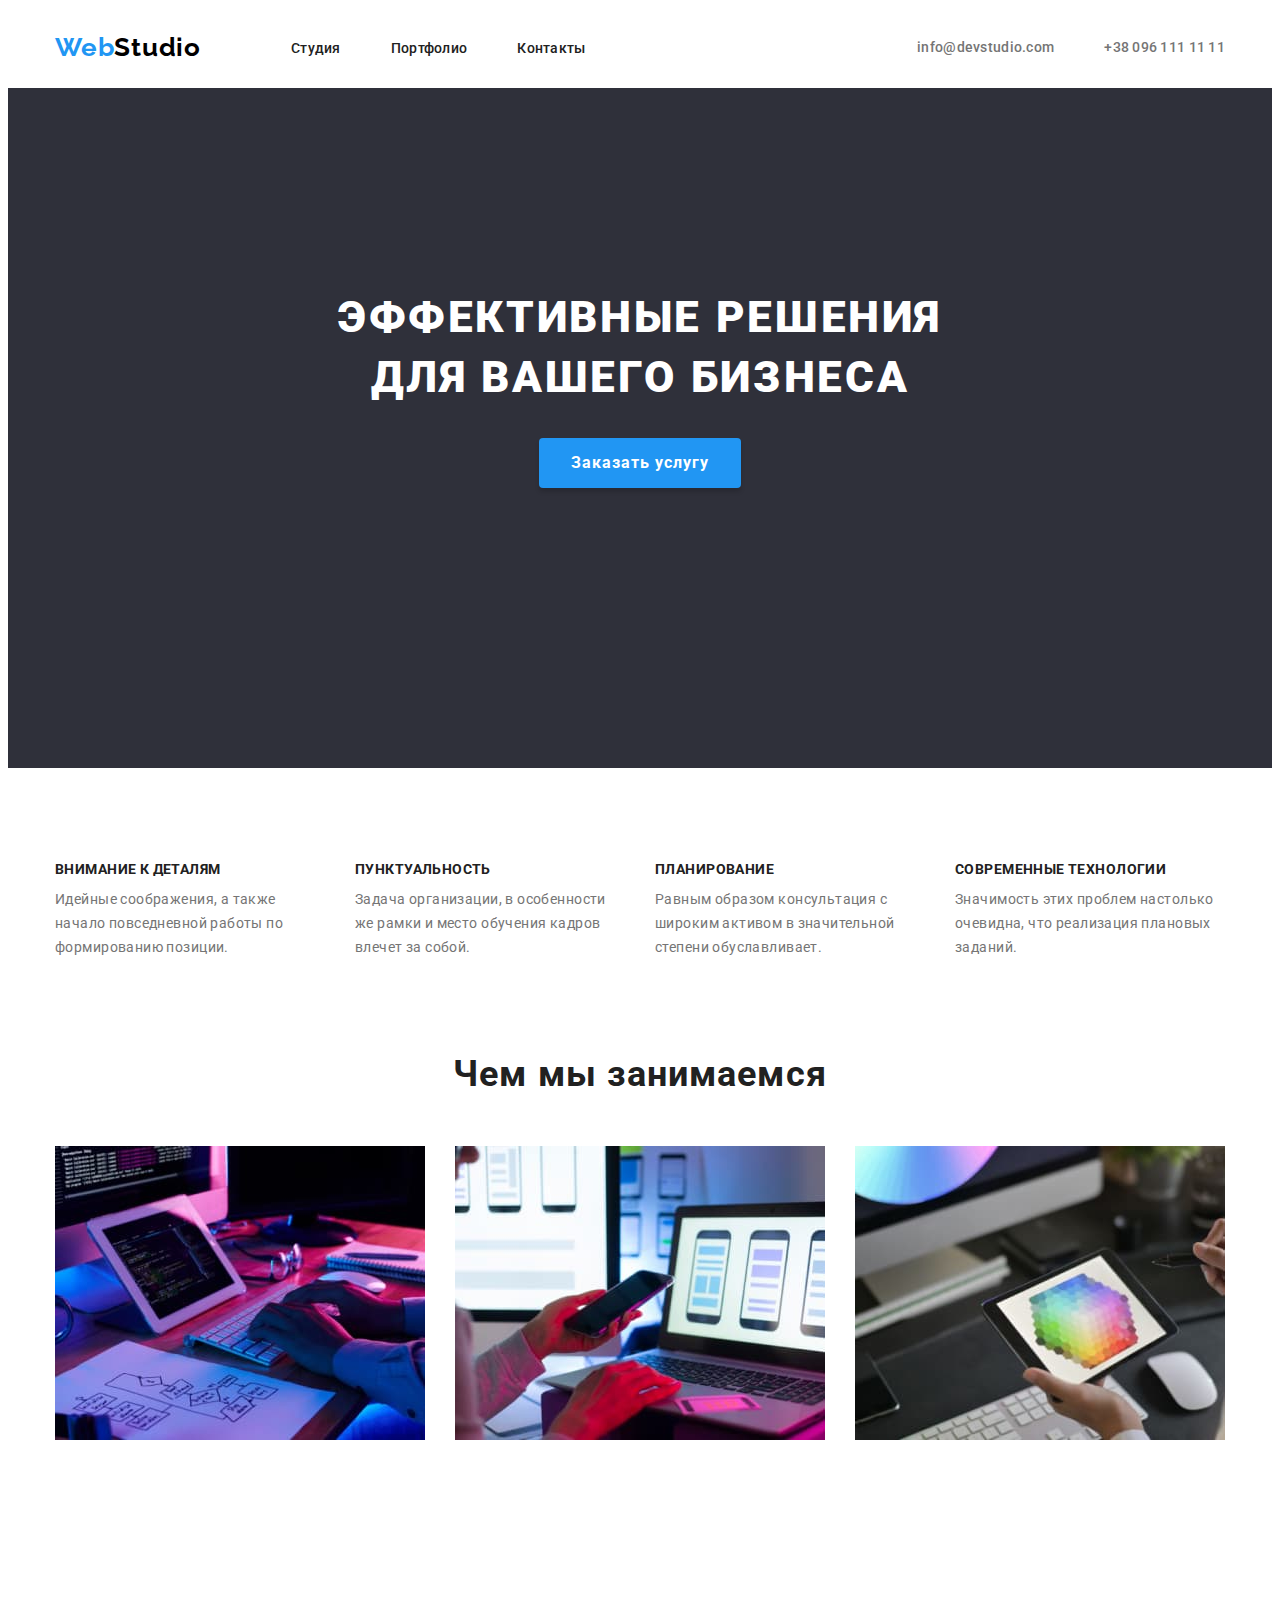
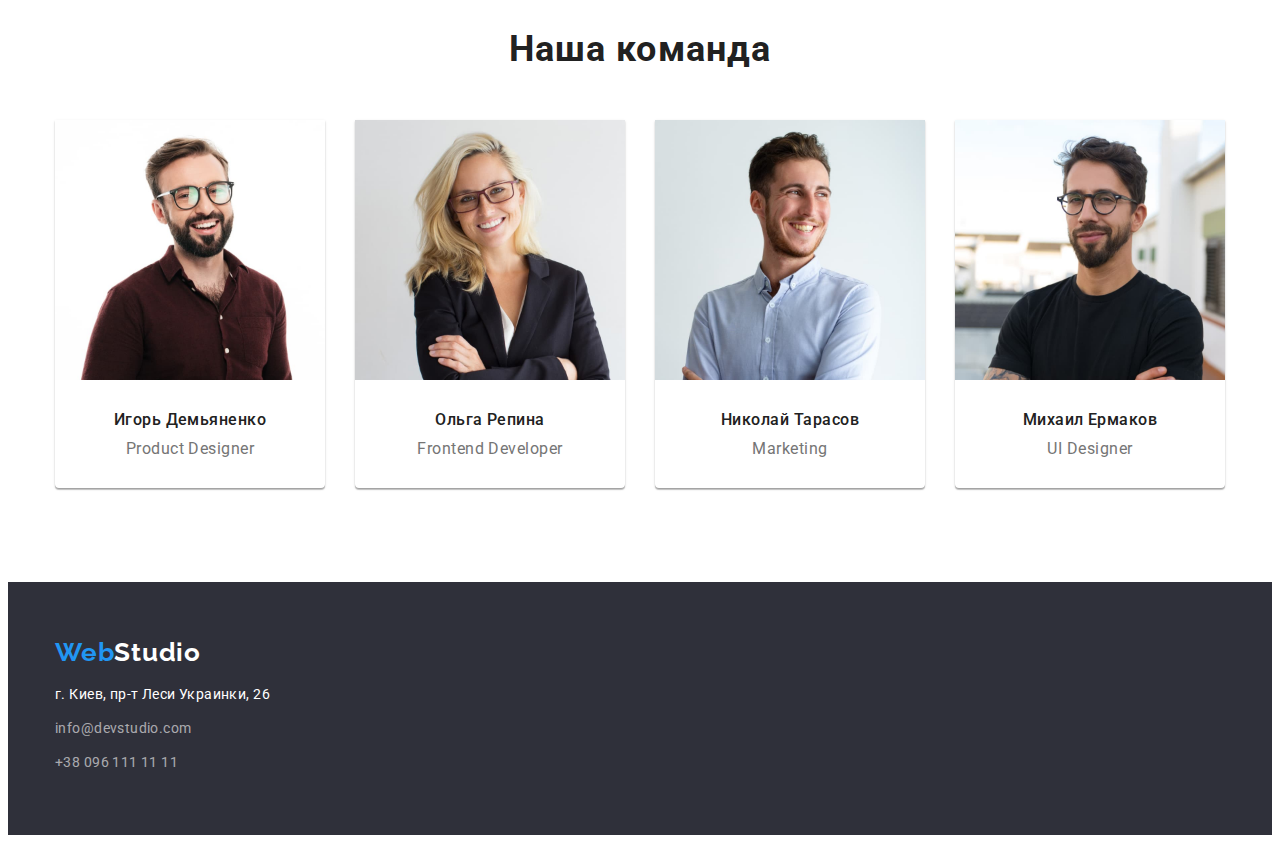
<file: index.html>
<!DOCTYPE html>
<html lang="ru">
  <head>
    <meta charset="UTF-8" />
    <meta http-equiv="X-UA-Compatible" content="IE=edge" />
    <meta name="viewport" content="width=device-width, initial-scale=1.0" />
    <link rel="preconnect" href="https://fonts.googleapis.com" />
    <link rel="preconnect" href="https://fonts.gstatic.com" crossorigin />
    <link
      href="https://fonts.googleapis.com/css2?family=Raleway:wght@700&family=Roboto:wght@400;500;700;900&display=swap"
      rel="stylesheet"
    />
    <link
      rel="stylesheet"
      href="https://cdnjs.cloudflare.com/ajax/libs/modern-normalize/1.1.0/modern-normalize.min.css"
      integrity="sha512-wpPYUAdjBVSE4KJnH1VR1HeZfpl1ub8YT/NKx4PuQ5NmX2tKuGu6U/JRp5y+Y8XG2tV+wKQpNHVUX03MfMFn9Q=="
      crossorigin="anonymous"
      referrerpolicy="no-referrer"
    />
    <link rel="stylesheet" href="styles/style.css" />
    <title>Студия</title>
  </head>
  <body>
    <header>
      <div class="container">
        <div class="main-container">
          <nav class="navigation-container">
            <a href="example@studio.com" class="webstudio link"
              ><span class="web-link">Web</span
              ><span class="studio-link">Studio</span></a
            >
            <ul class="navigation list">
              <li class="header-item">
                <a href="index.html" class="studio link">Студия</a>
              </li>
              <li class="header-item">
                <a href="portfolio.html" class="portfolio link">Портфолио</a>
              </li>
              <li class="header-item">
                <a href="#0" class="contacts link">Контакты</a>
              </li>
            </ul>
          </nav>
          <ul class="list-contacts list">
            <li>
              <a href="mailto:info@devstudio.com" class="mail link"
                >info@devstudio.com</a
              >
            </li>
            <li>
              <a href="tel:+380961111111" class="telephone link"
                >+38 096 111 11 11</a
              >
            </li>
          </ul>
        </div>
      </div>
    </header>
    <!--Main-->
    <main>
      <section class="solutions">
        <h1 class="core">Эффективные решения для вашего бизнеса</h1>
        <button type="button" class="order">Заказать услугу</button>
      </section>
      <section class="section">
        <div class="container">
          <!--Hidden h2-->
          <h2 hidden>Наши преимущества</h2>
          <ul class="list skills">
            <li class="skills-list">
              <h3 class="skills-main">Внимание к деталям</h3>
              <p class="skills-about">
                Идейные соображения, а также начало повседневной работы по
                формированию позиции.
              </p>
            </li>
            <li class="skills-list">
              <h3 class="skills-main">Пунктуальность</h3>
              <p class="skills-about">
                Задача организации, в особенности же рамки и место обучения
                кадров влечет за собой.
              </p>
            </li>
            <li class="skills-list">
              <h3 class="skills-main">Планирование</h3>
              <p class="skills-about">
                Равным образом консультация с широким активом в значительной
                степени обуславливает.
              </p>
            </li>
            <li class="skills-list">
              <h3 class="skills-main">Современные технологии</h3>
              <p class="skills-about">
                Значимость этих проблем настолько очевидна, что реализация
                плановых заданий.
              </p>
            </li>
          </ul>
        </div>
      </section>
      <section class="our-work">
        <div class="container">
          <h2 class="our-work-main">Чем мы занимаемся</h2>
          <ul class="list our-work-list">
            <li class="image-list">
              <img
                src="./images/img1.jpg"
                class="image-work"
                alt="Image 1"
                width="370"
              />
            </li>
            <li class="image-list">
              <img
                src="./images/img2.jpg"
                class="image-work"
                alt="Image 2"
                width="370"
              />
            </li>
            <li class="image-list">
              <img
                src="./images/img3.jpg"
                class="image-work"
                alt="Image 3"
                width="370"
              />
            </li>
          </ul>
        </div>
      </section>
      <section class="section">
        <div class="container">
          <h2 class="team-main">Наша команда</h2>
          <ul class="list team-list">
            <li class="photo-list">
              <img
                src="./images/photo(1).jpg"
                class="team-photo"
                alt="Photo 1"
                width="270"
              />
              <div class="about-team">
                <h3 class="name">Игорь Демьяненко</h3>
                <p class="job">Product Designer</p>
              </div>
            </li>
            <li class="photo-list">
              <img
                src="./images/photo(2).jpg"
                class="team-photo"
                alt="Photo 2"
                width="270"
              />
              <div class="about-team">
                <h3 class="name">Ольга Репина</h3>
                <p class="job">Frontend Developer</p>
              </div>
            </li>
            <li class="photo-list">
              <img
                src="./images/photo(3).jpg"
                class="team-photo"
                alt="Photo 3"
                width="270"
              />
              <div class="about-team">
                <h3 class="name">Николай Тарасов</h3>
                <p class="job">Marketing</p>
              </div>
            </li>
            <li class="photo-list">
              <img
                src="./images/photo(4).jpg"
                class="team-photo"
                alt="Photo 4"
                width="270"
              />
              <div class="about-team">
                <h3 class="name">Михаил Ермаков</h3>
                <p class="job">UI Designer</p>
              </div>
            </li>
          </ul>
        </div>
      </section>
    </main>
    <!--footer-->
    <footer>
      <div class="container">
        <a href="#0" class="link ft-link"
          ><span class="web-link">Web</span
          ><span class="studio-ft">Studio</span></a
        >
        <address class="location">г. Киев, пр-т Леси Украинки, 26</address>
        <ul class="contacts-links list">
          <li>
            <a href="mailto:info@devstudio.com" class="mail-ft link"
              >info@devstudio.com</a
            >
          </li>
          <li>
            <a href="tel:+380961111111" class="telephone-ft link"
              >+38 096 111 11 11</a
            >
          </li>
        </ul>
      </div>
    </footer>
  </body>
</html>
</file>
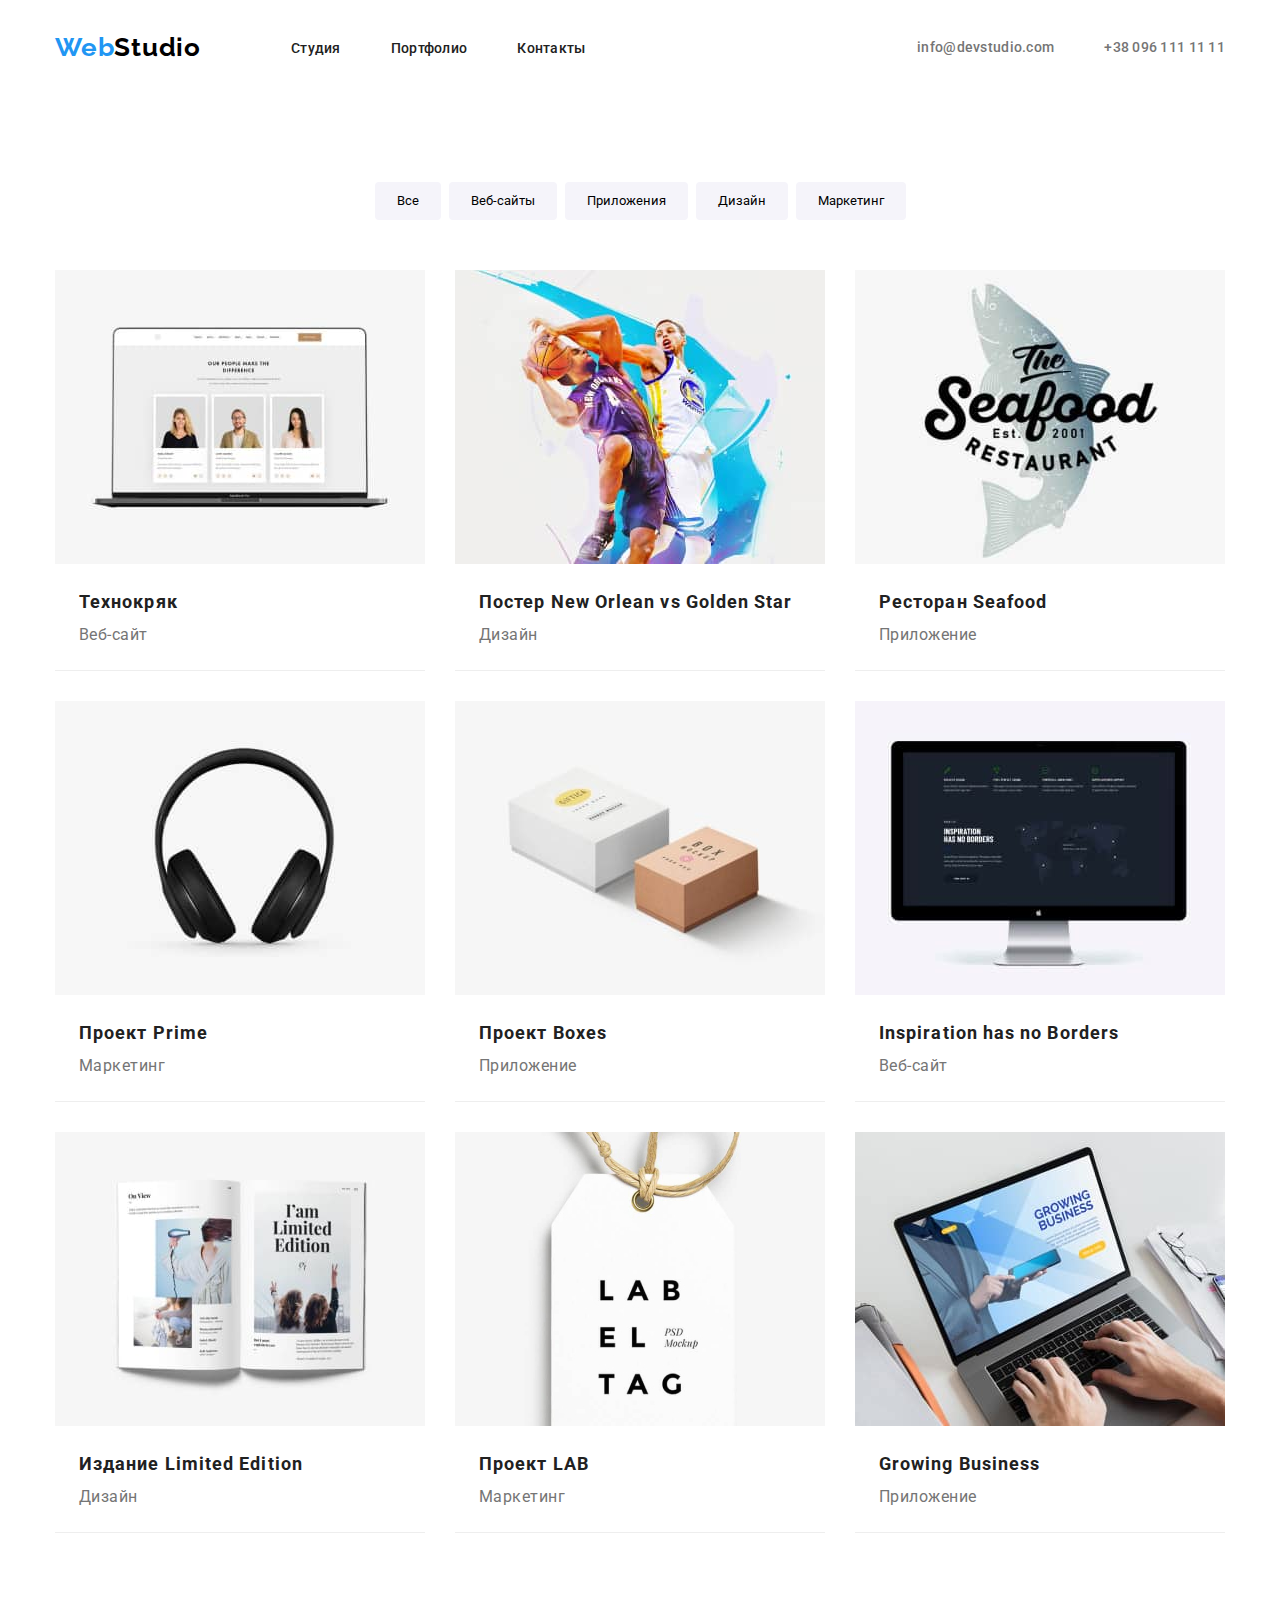
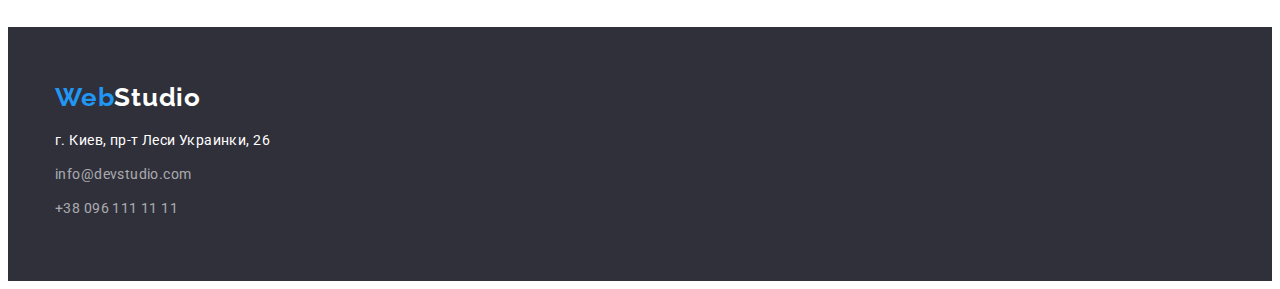
<file: portfolio.html>
<!DOCTYPE html>
<html lang="ru">
  <head>
    <meta charset="UTF-8" />
    <meta http-equiv="X-UA-Compatible" content="IE=edge" />
    <meta name="viewport" content="width=device-width, initial-scale=1.0" />
    <link rel="preconnect" href="https://fonts.googleapis.com" />
    <link rel="preconnect" href="https://fonts.gstatic.com" crossorigin />
    <link
      href="https://fonts.googleapis.com/css2?family=Raleway:wght@700&family=Roboto:wght@400;500;700;900&display=swap"
      rel="stylesheet"
    />
    <link
      rel="stylesheet"
      href="https://cdnjs.cloudflare.com/ajax/libs/modern-normalize/1.1.0/modern-normalize.min.css"
      integrity="sha512-wpPYUAdjBVSE4KJnH1VR1HeZfpl1ub8YT/NKx4PuQ5NmX2tKuGu6U/JRp5y+Y8XG2tV+wKQpNHVUX03MfMFn9Q=="
      crossorigin="anonymous"
      referrerpolicy="no-referrer"
    />
    <link rel="stylesheet" href="styles/style.css" />
    <title>Портфолио</title>
  </head>
  <body>
    <header>
      <div class="container">
        <div class="main-container">
          <nav class="navigation-container">
            <a href="example@studio.com" class="webstudio link"
              ><span class="web-link">Web</span
              ><span class="studio-link">Studio</span></a
            >
            <ul class="navigation list">
              <li class="header-item">
                <a href="index.html" class="studio link">Студия</a>
              </li>
              <li class="header-item">
                <a href="portfolio.html" class="portfolio link">Портфолио</a>
              </li>
              <li class="header-item">
                <a href="#0" class="contacts link">Контакты</a>
              </li>
            </ul>
          </nav>
          <ul class="list-contacts list">
            <li>
              <a href="mailto:info@devstudio.com" class="mail link"
                >info@devstudio.com</a
              >
            </li>
            <li>
              <a href="tel:+380961111111" class="telephone link"
                >+38 096 111 11 11</a
              >
            </li>
          </ul>
        </div>
      </div>
    </header>
    <!--Main-->
    <main>
      <section class="section">
        <div class="container">
          <ul class="filters list">
            <li>
              <button type="button" class="filter-btn">Все</button>
            </li>
            <li>
              <button type="button" class="filter-btn">Веб-сайты</button>
            </li>
            <li>
              <button type="button" class="filter-btn">Приложения</button>
            </li>
            <li>
              <button type="button" class="filter-btn">Дизайн</button>
            </li>
            <li>
              <button type="button" class="filter-btn">Маркетинг</button>
            </li>
          </ul>
          <ul class="list content">
            <li class="content-list">
              <a href="" class="link content-link"
                ><img
                  src="./images/technockryak.jpg"
                  alt="Технокряк"
                  width="370"
                />
                <div class="about-card">
                  <h2 class="name-project">Технокряк</h2>
                  <p class="project-description">Веб-сайт</p>
                </div>
              </a>
            </li>
            <li class="content-list">
              <a href="" class="link content-link"
                ><img src="./images/design.jpg" alt="Дизайн" width="370" />
                <div class="about-card">
                  <h2 class="name-project">Постер New Orlean vs Golden Star</h2>
                  <p class="project-description">Дизайн</p>
                </div></a
              >
            </li>
            <li class="content-list">
              <a href="" class="link content-link"
                ><img
                  src="./images/seafood.jpg"
                  alt="Ресторан Seafood"
                  width="370"
                />
                <div class="about-card">
                  <h2 class="name-project">Ресторан Seafood</h2>
                  <p class="project-description">Приложение</p>
                </div>
              </a>
            </li>
            <li class="content-list">
              <a href="" class="link content-link"
                ><img src="./images/prime.jpg" alt="Проект Prime" width="370" />
                <div class="about-card">
                  <h2 class="name-project">Проект Prime</h2>
                  <p class="project-description">Маркетинг</p>
                </div></a
              >
            </li>
            <li class="content-list">
              <a href="" class="link content-link"
                ><img src="./images/boxes.jpg" alt="Проект Boxes" width="370" />
                <div class="about-card">
                  <h2 class="name-project">Проект Boxes</h2>
                  <p class="project-description">Приложение</p>
                </div></a
              >
            </li>
            <li class="content-list">
              <a href="" class="link content-link"
                ><img
                  src="./images/inspiration.jpg"
                  alt="Веб-сайт"
                  width="370"
                />
                <div class="about-card">
                  <h2 class="name-project">Inspiration has no Borders</h2>
                  <p class="project-description">Веб-сайт</p>
                </div>
              </a>
            </li>
            <li class="content-list">
              <a href="" class="link content-link"
                ><img
                  src="./images/edition.jpg"
                  alt="Ограниченное издание"
                  width="370"
                />
                <div class="about-card">
                  <h2 class="name-project">Издание Limited Edition</h2>
                  <p class="project-description">Дизайн</p>
                </div></a
              >
            </li>
            <li class="content-list">
              <a href="" class="link content-link"
                ><img src="./images/lab.jpg" alt="Проет Lab" width="370" />
                <div class="about-card">
                  <h2 class="name-project">Проект LAB</h2>
                  <p class="project-description">Маркетинг</p>
                </div></a
              >
            </li>
            <li class="content-list">
              <a href="" class="link content-link"
                ><img src="./images/business.jpg" alt="Бизнес" width="370" />
                <div class="about-card">
                  <h2 class="name-project">Growing Business</h2>
                  <p class="project-description">Приложение</p>
                </div></a
              >
            </li>
          </ul>
        </div>
      </section>
    </main>
    <!--Footer-------------------------------------------------------------------------------------------------------------------------->
    <footer>
      <div class="container">
        <a href="#0" class="link ft-link"
          ><span class="web-link">Web</span
          ><span class="studio-ft">Studio</span></a
        >
        <address class="location">г. Киев, пр-т Леси Украинки, 26</address>
        <ul class="contacts-links list">
          <li>
            <a href="mailto:info@devstudio.com" class="mail-ft link"
              >info@devstudio.com</a
            >
          </li>
          <li>
            <a href="tel:+380961111111" class="telephone-ft link"
              >+38 096 111 11 11</a
            >
          </li>
        </ul>
      </div>
    </footer>
  </body>
</html>
</file>
<file: styles/style.css>
:root {
  --main-title-color: rgba(255, 255, 255, 1);
  --second-title-color: rgba(33, 33, 33, 1);
  --main-text-color: rgba(117, 117, 117, 1);
  --second-text-color: rgba(255, 255, 255, 0.6);
  --accent-color: rgba(33, 150, 243, 1);
  --background-color: rgba(255, 255, 255, 1);
  --second-background-color: rgba(47, 48, 58, 1);
}

html {
  box-sizing: border-box;
}

*,
::before,
::after {
  box-sizing: inherit;
}

p,
h1,
h2,
h3,
h4,
h5,
h6 {
  margin: 0;
}

ul {
  margin: 0;
  padding: 0;
}

img {
  display: block;
  max-width: 100%;
  height: auto;
}

footer {
  background-color: var(--second-background-color);
}

*:focus {
  outline: 1px dotted #000;
}

body {
  font-family: "Roboto", sans-serif;
  color: black;
  background-color: var(--background-color);
}

.list {
  list-style: none;
}

.link {
  text-decoration: none;
}

.container {
  max-width: 1200px;
  margin: 0 auto;
  padding: 0 15px;
}

/*************************************************************Header**************************************************************************/
.header {
  border-bottom: solid 1px rgba(236, 236, 236, 1);
}
.webstudio {
  padding-top: 24px;
}

.webstudio:focus,
.webstudio:hover {
  text-decoration: underline;
}

.web-link {
  font-family: Raleway;
  font-weight: 700;
  font-size: 26px;
  line-height: 1.19;
  letter-spacing: 0.03em;
  color: #2196f3;
}

.studio-link {
  font-family: Raleway;
  font-weight: 700;
  font-size: 26px;
  line-height: 1.19;
  letter-spacing: 0.03em;
  color: black;
}

/*************************************************************Navigation******************************************************************/

.main-container {
  display: flex;
  justify-content: space-between;
}

.navigation-container {
  display: flex;
}

.navigation {
  display: flex;
  list-style: none;
  flex-grow: 1;
  padding-left: 90px;
  padding-top: 30px;
  padding-bottom: 30px;
}

.header-item:not(:last-child) {
  margin-right: 50px;
}

.studio,
.portfolio,
.contacts {
  font-weight: 500;
  font-size: 14px;
  line-height: 1.14;
  letter-spacing: 0.02em;
  color: var(--second-title-color);
  padding: 15px 0;
}

.studio:hover,
.studio:focus,
.portfolio:hover,
.portfolio:focus,
.contacts:hover,
.contacts:focus {
  text-decoration: underline;
  color: var(--accent-color);
}

.list-contacts {
  display: flex;
}

.mail {
  display: inline-block;
  font-weight: 500;
  font-size: 14px;
  line-height: 1.14;
  letter-spacing: 0.02em;
  color: var(--main-text-color);
  margin-right: 50px;
  padding: 32px 0;
}

.mail:hover,
.mail:focus {
  text-decoration: underline;
  color: var(--accent-color);
}

.telephone {
  display: inline-block;
  font-weight: 500;
  font-size: 14px;
  line-height: 1.14;
  letter-spacing: 0.02em;
  padding: 32px 0;
  color: var(--main-text-color);
}

.telephone:hover,
.telephone:focus {
  text-decoration: underline;
  color: var(--accent-color);
}

/****************************************************************main*************************************************************************/

.solutions {
  background-color: var(--second-background-color);
  text-align: center;
  padding-bottom: 280px;
  max-width: 100%;
}

.core {
  font-weight: 900;
  font-size: 44px;
  line-height: 1.36;
  text-align: center;
  letter-spacing: 0.06em;
  text-transform: uppercase;
  max-width: 696px;
  margin: auto;
  padding-top: 200px;
  padding-bottom: 30px;
  color: var(--main-title-color);
}

.order {
  display: inline-flex;
  font-family: Roboto;
  font-weight: 700;
  font-size: 16px;
  line-height: 1.88;
  text-align: center;
  letter-spacing: 0.06em;
  color: #ffffff;
  background: #2196f3;
  box-shadow: 0px 4px 4px rgba(0, 0, 0, 0.15);
  border-radius: 4px;
  padding: 10px 32px;
  border: none;
  cursor: pointer;
}

.order:hover,
.order:focus {
  background-color: #188ce8;
}
/***************************************************************Skills**********************************************************************/
.section {
  padding: 94px 0;
}
.skills {
  display: flex;
  margin-right: -30px;
}

.skills-list {
  flex-basis: calc(100% / 4 - 30px);
  margin-right: 30px;
}

.skills-main {
  font-size: 14px;
  line-height: 1.14;
  letter-spacing: 0.03em;
  text-transform: uppercase;
  color: var(--second-title-color);
  padding-bottom: 10px;
}

.skills-about {
  font-size: 14px;
  line-height: 1.71;
  letter-spacing: 0.03em;
  color: var(--main-text-color);
}
/************************************************************Our Work********************************************************************/
.our-work {
  padding-bottom: 94px;
}

.our-work-main {
  font-size: 36px;
  line-height: 1.17;
  text-align: center;
  letter-spacing: 0.03em;
  color: var(--second-title-color);
  padding-bottom: 50px;
}

.our-work-list {
  display: flex;
  margin-right: -30px;
}

.image-list {
  flex-basis: calc(100% / 3 - 30px);
  margin-right: 30px;
}

/***************************************************************Team********************************************************************/

.team-main {
  font-size: 36px;
  line-height: 1.17;
  text-align: center;
  letter-spacing: 0.03em;
  margin-bottom: 50px;
  color: var(--second-title-color);
}

.team-list {
  display: flex;
  margin-right: -30px;
}

.photo-list {
  flex-basis: calc(100% / 4 - 30px);
  margin-right: 30px;
  box-shadow: 0px 1px 3px rgba(0, 0, 0, 0.12), 0px 1px 1px rgba(0, 0, 0, 0.14),
    0px 2px 1px rgba(0, 0, 0, 0.2);
  border-radius: 0px 0px 4px 4px;
  text-align: center;
}

.about-team {
  padding-bottom: 30px;
  margin-top: 30px;
}
.name {
  display: inline-block;
  font-weight: 500;
  font-size: 16px;
  line-height: 1.19px;
  letter-spacing: 0.03em;
  color: var(--second-title-color);
}

.job {
  margin-top: 10px;
  font-size: 16px;
  line-height: 1.19;
  letter-spacing: 0.03em;
  color: var(--main-text-color);
}
/*************************************************************Footer**************************************************************************/
.container-ft {
  background-color: #2f303a;
}

.ft-link {
  display: inline-flex;
  padding-top: 60px;
  margin-bottom: 20px;
  border-bottom: 1px solid transparent;
}

.ft-link span {
  display: inline-flex;
  line-height: 0.8;
}

.ft-link:hover,
.ft-link:focus {
  border-color: #ffffff;
}

.studio-ft {
  font-family: Raleway;
  font-weight: 700;
  font-size: 26px;
  line-height: 1.19;
  letter-spacing: 0.03em;
  color: #ffffff;
}

.location {
  font-style: normal;
  font-size: 14px;
  line-height: 1.71;
  letter-spacing: 0.03em;
  color: #ffffff;
  padding-bottom: 10px;
}

.mail-ft {
  font-size: 14px;
  line-height: 1.71;
  letter-spacing: 0.03em;
  color: var(--second-text-color);
}

.mail-ft:hover,
.mail-ft:focus {
  text-decoration: underline;
  color: var(--accent-color);
}

.telephone-ft {
  display: block;
  font-size: 14px;
  line-height: 1.71;
  letter-spacing: 0.03em;
  color: var(--second-text-color);
  padding-bottom: 60px;
  padding-top: 10px;
}

.telephone-ft:hover,
.telephone-ft:focus {
  text-decoration: underline;
  color: var(--accent-color);
}

/***************************************************************Портфолио********************************************************************/

.filters {
  display: flex;
  justify-content: center;
  font-weight: 500;
  font-size: 16px;
  line-height: 1.63;
  text-align: center;
  letter-spacing: 0.03em;
  margin-bottom: 50px;
  color: var(--second-title-color);
}

.filter-btn {
  font-family: Roboto;
  padding: 0 22px;
  margin: 0 4px;
  height: 38px;
  background: #f5f4fa;
  border-radius: 4px;
  border: none;
  cursor: pointer;
}
.filter-btn:focus,
.filter-btn:hover {
  color: #ffffff;
  background: var(--accent-color);
  box-shadow: 0px 3px 1px rgba(143, 140, 140, 0.1),
    0px 1px 2px rgba(0, 0, 0, 0.08), 0px 2px 2px rgba(58, 51, 51, 0.12);
}

.content {
  display: flex;
  flex-wrap: wrap;
  margin-bottom: -30px;
  margin-right: -30px;
}

.content-list {
  flex-basis: calc(100% / 3 - 30px);
  margin-right: 30px;
  margin-bottom: 30px;
  border-bottom: solid 1px rgba(238, 238, 238, 1);
}
/*margin: 0 -1.25px;
}

.content-list {
  max-width: 30.8333%;
  width: 30.8333%;
  margin: 0 1.25% 30px 1.25%;
  border-bottom: solid 1px rgba(238, 238, 238, 1);
}*/

.content-link:focus,
.content-link:hover {
  border-radius: 2px;
}

.about-card {
  padding: 20px 24px;
}

.name-project {
  font-size: 18px;
  line-height: 2;
  letter-spacing: 0.06em;
  color: var(--second-title-color);
}

.project-description {
  font-size: 16px;
  line-height: 1.88;
  letter-spacing: 0.03em;
  color: var(--main-text-color);
}
</file>
